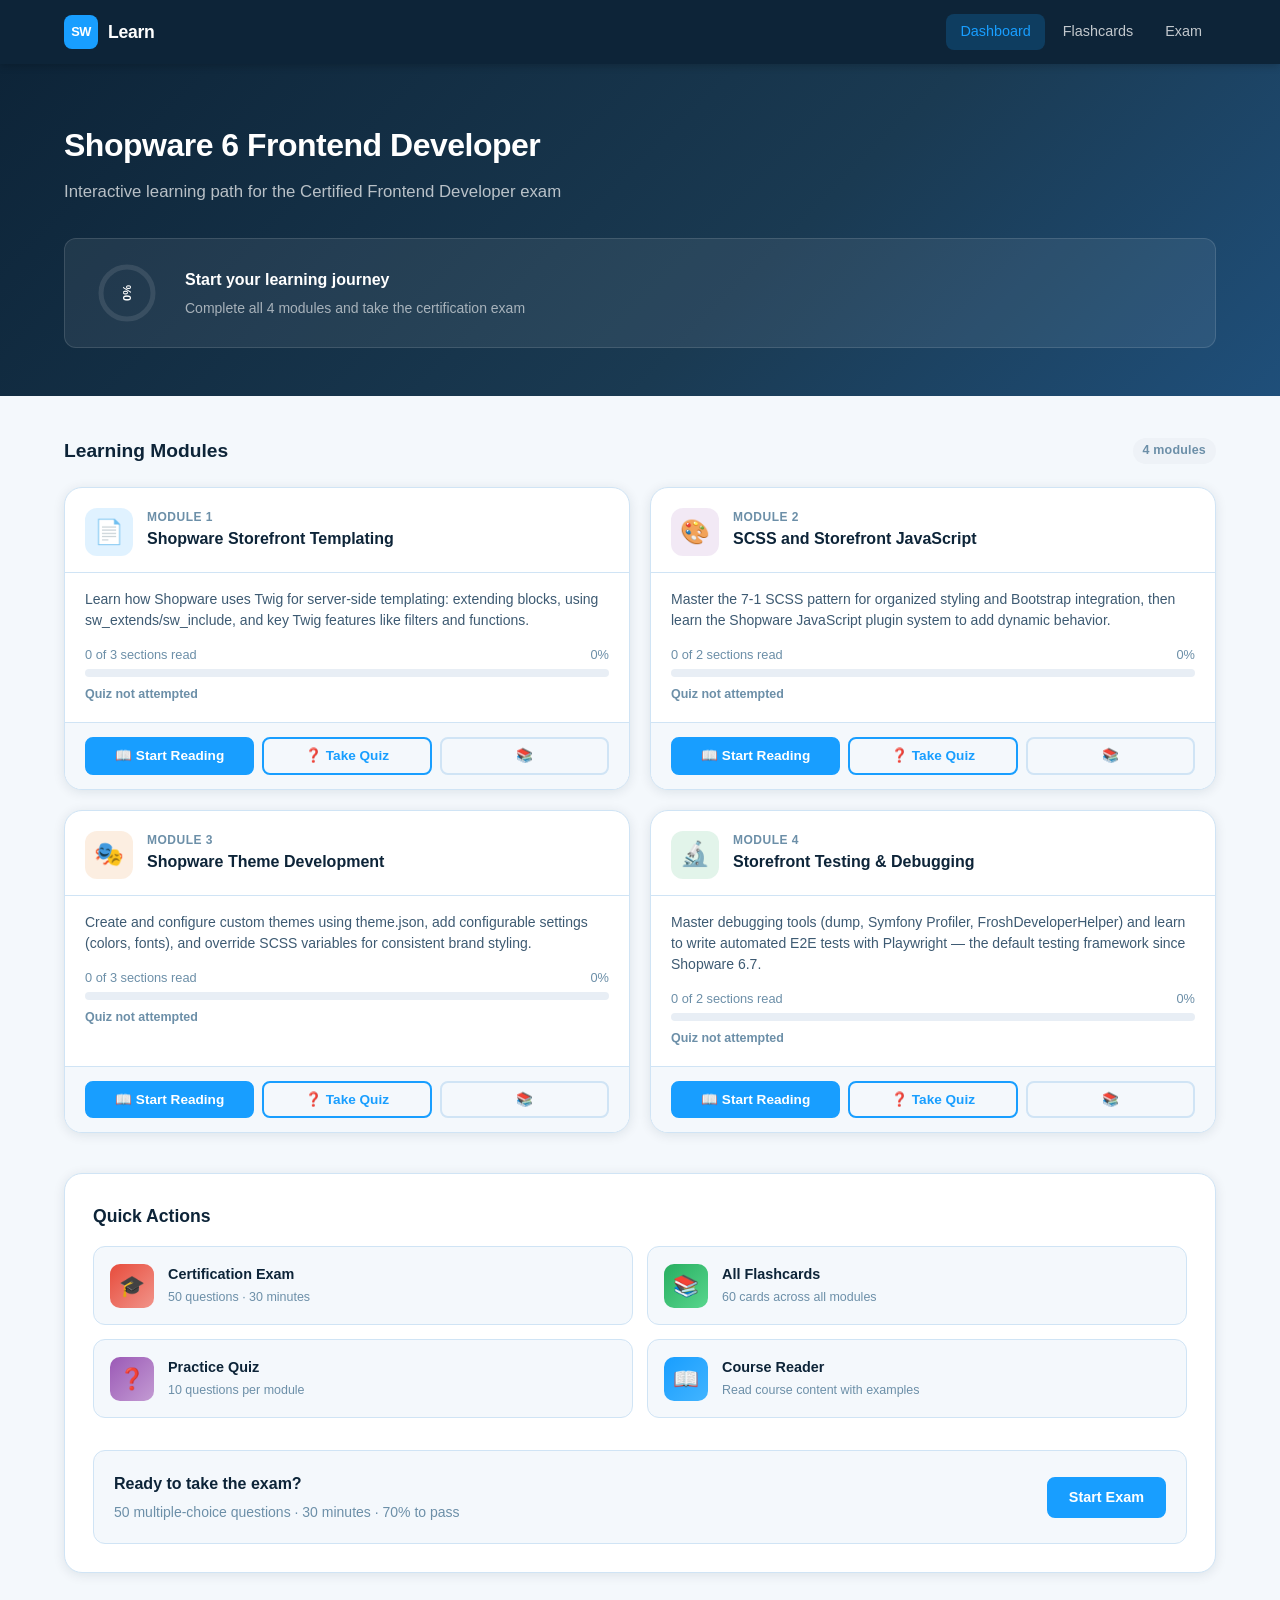
<file: index.html>
<!DOCTYPE html>
<html lang="en">
<head>
  <meta charset="UTF-8" />
  <meta name="viewport" content="width=device-width, initial-scale=1.0" />
  <title>SW Learn — Shopware 6 Frontend Developer</title>
  <link rel="stylesheet" href="css/main.css" />
  <link rel="stylesheet" href="css/dashboard.css" />
</head>
<body>

  <!-- Header -->
  <header class="app-header">
    <div class="container">
      <a href="index.html" class="brand">
        <span class="brand-mark">SW</span> Learn
      </a>
      <button class="nav-toggle" id="navToggle" aria-label="Toggle navigation">
        <span></span><span></span><span></span>
      </button>
      <nav class="main-nav" id="mainNav">
        <a href="index.html" class="active">Dashboard</a>
        <a href="flashcards.html">Flashcards</a>
        <a href="exam.html">Exam</a>
      </nav>
    </div>
  </header>

  <!-- Hero -->
  <section class="dashboard-hero">
    <div class="container">
      <h1>Shopware 6 Frontend Developer</h1>
      <p class="subtitle">Interactive learning path for the Certified Frontend Developer exam</p>

      <div class="overall-progress" id="overallProgress">
        <div class="progress-ring-wrap">
          <svg class="progress-ring" width="68" height="68" viewBox="0 0 68 68">
            <circle class="progress-ring-track" cx="34" cy="34" r="26"/>
            <circle class="progress-ring-fill" id="ringFill" cx="34" cy="34" r="26"/>
            <text class="progress-ring-text" id="ringText" x="34" y="34">0%</text>
          </svg>
        </div>
        <div class="overall-progress-info">
          <h3 id="progressTitle">Start your learning journey</h3>
          <p id="progressSubtitle">Complete all 4 modules and take the certification exam</p>
        </div>
      </div>
    </div>
  </section>

  <!-- Main Content -->
  <main class="dashboard-content">
    <div class="container">

      <!-- Modules -->
      <div class="section-heading">
        <h2>Learning Modules</h2>
        <span class="badge badge-muted" id="modulesBadge">4 modules</span>
      </div>
      <div class="modules-grid" id="modulesGrid">
        <!-- Rendered by dashboard.js -->
      </div>

      <!-- Quick Actions -->
      <div class="quick-actions">
        <h2>Quick Actions</h2>
        <div class="quick-actions-grid">
          <a href="exam.html" class="quick-action-card">
            <div class="qa-icon exam">🎓</div>
            <div class="qa-info">
              <h4>Certification Exam</h4>
              <p>50 questions · 30 minutes</p>
            </div>
          </a>
          <a href="flashcards.html" class="quick-action-card">
            <div class="qa-icon cards">📚</div>
            <div class="qa-info">
              <h4>All Flashcards</h4>
              <p>60 cards across all modules</p>
            </div>
          </a>
          <a href="quiz.html?module=module-1" class="quick-action-card">
            <div class="qa-icon quiz">❓</div>
            <div class="qa-info">
              <h4>Practice Quiz</h4>
              <p>10 questions per module</p>
            </div>
          </a>
          <a href="reader.html?module=module-1" class="quick-action-card">
            <div class="qa-icon">📖</div>
            <div class="qa-info">
              <h4>Course Reader</h4>
              <p>Read course content with examples</p>
            </div>
          </a>
        </div>

        <!-- Exam Status -->
        <div class="exam-status-area" id="examStatusArea">
          <div class="exam-status-info">
            <h3 id="examStatusTitle">Ready to take the exam?</h3>
            <p id="examStatusSub">50 multiple-choice questions · 30 minutes · 70% to pass</p>
          </div>
          <a href="exam.html" class="btn btn-primary" id="examCta">Start Exam</a>
        </div>
      </div>

    </div>
  </main>

  <script src="js/data.js"></script>
  <script src="js/progress.js"></script>
  <script src="js/dashboard.js"></script>
</body>
</html>
</file>
<file: css/main.css>
/* ============================================================
   SHOPWARE LEARN — Global Styles
   ============================================================ */

/* Design Tokens */
:root {
  --sw-blue:        #189eff;
  --sw-blue-dark:   #0f7acc;
  --sw-blue-light:  #e8f5ff;
  --sw-dark:        #0d2438;
  --sw-dark-alt:    #1a3a52;
  --sw-dark-3:      #2d5470;
  --sw-light-bg:    #f4f8fc;
  --sw-border:      #d0e4f5;
  --sw-success:     #28a745;
  --sw-success-bg:  #e8f5ec;
  --sw-danger:      #dc3545;
  --sw-danger-bg:   #fde8ea;
  --sw-warning:     #f0ad00;
  --sw-warning-bg:  #fff8e1;
  --sw-muted:       #6c8fa8;
  --text-primary:   #0d2438;
  --text-secondary: #3d5a72;
  --text-muted:     #6c8fa8;
  --radius:         8px;
  --radius-lg:      12px;
  --radius-xl:      18px;
  --shadow-sm:      0 1px 4px rgba(13,36,56,0.08);
  --shadow:         0 2px 12px rgba(13,36,56,0.10);
  --shadow-lg:      0 4px 24px rgba(13,36,56,0.14);
  --transition:     0.2s ease;
  --header-h:       64px;
}

/* Reset */
*, *::before, *::after { box-sizing: border-box; margin: 0; padding: 0; }
html { font-size: 16px; scroll-behavior: smooth; }
body {
  font-family: -apple-system, BlinkMacSystemFont, 'Segoe UI', Roboto, 'Helvetica Neue', Arial, sans-serif;
  color: var(--text-primary);
  background: var(--sw-light-bg);
  line-height: 1.6;
  min-height: 100vh;
}
img, svg { display: block; max-width: 100%; }
a { color: var(--sw-blue); text-decoration: none; }
a:hover { text-decoration: underline; }
ul, ol { padding-left: 1.5rem; }
p { margin-bottom: 0.75rem; }
p:last-child { margin-bottom: 0; }

/* ============================================================
   Layout
   ============================================================ */
.container {
  width: 100%;
  max-width: 1200px;
  margin: 0 auto;
  padding: 0 24px;
}
.container-sm {
  width: 100%;
  max-width: 800px;
  margin: 0 auto;
  padding: 0 24px;
}

/* ============================================================
   Header / Nav
   ============================================================ */
.app-header {
  background: var(--sw-dark);
  height: var(--header-h);
  position: sticky;
  top: 0;
  z-index: 100;
  box-shadow: 0 2px 8px rgba(0,0,0,0.2);
}
.app-header .container {
  display: flex;
  align-items: center;
  justify-content: space-between;
  height: 100%;
}
.brand {
  display: flex;
  align-items: center;
  gap: 10px;
  color: #fff !important;
  text-decoration: none !important;
  font-weight: 700;
  font-size: 1.1rem;
  letter-spacing: -0.3px;
}
.brand-mark {
  background: var(--sw-blue);
  color: #fff;
  width: 34px;
  height: 34px;
  border-radius: 8px;
  display: flex;
  align-items: center;
  justify-content: center;
  font-size: 0.8rem;
  font-weight: 800;
  letter-spacing: -0.5px;
  flex-shrink: 0;
}
.main-nav {
  display: flex;
  align-items: center;
  gap: 4px;
}
.main-nav a {
  color: rgba(255,255,255,0.75);
  text-decoration: none;
  padding: 6px 14px;
  border-radius: var(--radius);
  font-size: 0.9rem;
  font-weight: 500;
  transition: background var(--transition), color var(--transition);
}
.main-nav a:hover,
.main-nav a.active {
  color: #fff;
  background: rgba(255,255,255,0.1);
}
.main-nav a.active {
  background: rgba(24,158,255,0.2);
  color: var(--sw-blue);
}

/* Hamburger (mobile) */
.nav-toggle {
  display: none;
  background: none;
  border: none;
  cursor: pointer;
  padding: 8px;
  color: #fff;
  flex-direction: column;
  gap: 5px;
}
.nav-toggle span {
  display: block;
  width: 22px;
  height: 2px;
  background: currentColor;
  border-radius: 2px;
  transition: var(--transition);
}

/* ============================================================
   Buttons
   ============================================================ */
.btn {
  display: inline-flex;
  align-items: center;
  justify-content: center;
  gap: 6px;
  padding: 9px 20px;
  border-radius: var(--radius);
  font-size: 0.9rem;
  font-weight: 600;
  cursor: pointer;
  border: 2px solid transparent;
  transition: background var(--transition), color var(--transition),
              border-color var(--transition), box-shadow var(--transition),
              transform var(--transition);
  text-decoration: none !important;
  white-space: nowrap;
  line-height: 1.3;
}
.btn:active { transform: translateY(1px); }
.btn:disabled { opacity: 0.5; cursor: not-allowed; transform: none; }

.btn-primary {
  background: var(--sw-blue);
  color: #fff;
  border-color: var(--sw-blue);
}
.btn-primary:hover:not(:disabled) {
  background: var(--sw-blue-dark);
  border-color: var(--sw-blue-dark);
  box-shadow: 0 4px 12px rgba(24,158,255,0.3);
}
.btn-outline {
  background: transparent;
  color: var(--sw-blue);
  border-color: var(--sw-blue);
}
.btn-outline:hover:not(:disabled) {
  background: var(--sw-blue-light);
}
.btn-ghost {
  background: transparent;
  color: var(--text-secondary);
  border-color: var(--sw-border);
}
.btn-ghost:hover:not(:disabled) {
  background: #fff;
  color: var(--text-primary);
}
.btn-success {
  background: var(--sw-success);
  color: #fff;
  border-color: var(--sw-success);
}
.btn-danger {
  background: var(--sw-danger);
  color: #fff;
  border-color: var(--sw-danger);
}
.btn-sm {
  padding: 5px 12px;
  font-size: 0.82rem;
  border-radius: 6px;
}
.btn-lg {
  padding: 13px 28px;
  font-size: 1rem;
  border-radius: var(--radius-lg);
}
.btn-block { width: 100%; }

/* ============================================================
   Cards
   ============================================================ */
.card {
  background: #fff;
  border-radius: var(--radius-lg);
  box-shadow: var(--shadow);
  border: 1px solid var(--sw-border);
  overflow: hidden;
}
.card-body { padding: 24px; }
.card-header {
  padding: 18px 24px;
  border-bottom: 1px solid var(--sw-border);
  display: flex;
  align-items: center;
  justify-content: space-between;
  gap: 12px;
}
.card-footer {
  padding: 16px 24px;
  border-top: 1px solid var(--sw-border);
  background: var(--sw-light-bg);
  display: flex;
  align-items: center;
  justify-content: space-between;
  gap: 12px;
}

/* ============================================================
   Badges
   ============================================================ */
.badge {
  display: inline-flex;
  align-items: center;
  padding: 3px 10px;
  border-radius: 20px;
  font-size: 0.78rem;
  font-weight: 600;
  letter-spacing: 0.2px;
  white-space: nowrap;
}
.badge-blue   { background: var(--sw-blue-light); color: var(--sw-blue-dark); }
.badge-green  { background: var(--sw-success-bg); color: #1a7a33; }
.badge-red    { background: var(--sw-danger-bg);  color: #a82030; }
.badge-yellow { background: var(--sw-warning-bg); color: #8a6200; }
.badge-muted  { background: #eef2f7; color: var(--sw-muted); }

/* ============================================================
   Progress Bar
   ============================================================ */
.progress-wrap {
  background: #e8eef5;
  border-radius: 20px;
  overflow: hidden;
  height: 8px;
}
.progress-bar {
  height: 100%;
  border-radius: 20px;
  background: linear-gradient(90deg, var(--sw-blue), #42b4ff);
  transition: width 0.5s cubic-bezier(0.4, 0, 0.2, 1);
  min-width: 0;
}
.progress-bar.success { background: linear-gradient(90deg, var(--sw-success), #45c86a); }
.progress-label {
  display: flex;
  justify-content: space-between;
  font-size: 0.8rem;
  color: var(--text-muted);
  margin-bottom: 4px;
}

/* ============================================================
   Alert / Info Boxes
   ============================================================ */
.alert {
  padding: 12px 16px;
  border-radius: var(--radius);
  font-size: 0.9rem;
  border-left: 4px solid;
  margin-bottom: 16px;
}
.alert-info    { background: var(--sw-blue-light); border-color: var(--sw-blue); color: var(--sw-dark-alt); }
.alert-success { background: var(--sw-success-bg); border-color: var(--sw-success); color: #1a5c28; }
.alert-danger  { background: var(--sw-danger-bg);  border-color: var(--sw-danger); color: #7a1520; }
.alert-warning { background: var(--sw-warning-bg); border-color: var(--sw-warning); color: #6b4a00; }

/* ============================================================
   Typography helpers
   ============================================================ */
.text-muted   { color: var(--text-muted); }
.text-blue    { color: var(--sw-blue); }
.text-success { color: var(--sw-success); }
.text-danger  { color: var(--sw-danger); }
.text-sm      { font-size: 0.875rem; }
.text-xs      { font-size: 0.78rem; }
.text-lg      { font-size: 1.1rem; }
.text-xl      { font-size: 1.25rem; }
.text-2xl     { font-size: 1.5rem; }
.font-bold    { font-weight: 700; }
.font-semibold { font-weight: 600; }

/* Page heading area */
.page-hero {
  background: linear-gradient(135deg, var(--sw-dark) 0%, var(--sw-dark-alt) 100%);
  color: #fff;
  padding: 48px 0 40px;
}
.page-hero h1 {
  font-size: 1.8rem;
  font-weight: 800;
  margin-bottom: 8px;
  letter-spacing: -0.5px;
}
.page-hero p {
  color: rgba(255,255,255,0.7);
  font-size: 1rem;
  margin: 0;
}

/* ============================================================
   Utility
   ============================================================ */
.flex { display: flex; }
.flex-col { flex-direction: column; }
.items-center { align-items: center; }
.justify-between { justify-content: space-between; }
.justify-center { justify-content: center; }
.gap-2 { gap: 8px; }
.gap-3 { gap: 12px; }
.gap-4 { gap: 16px; }
.w-full { width: 100%; }
.mt-2 { margin-top: 8px; }
.mt-3 { margin-top: 12px; }
.mt-4 { margin-top: 16px; }
.mt-6 { margin-top: 24px; }
.mb-2 { margin-bottom: 8px; }
.mb-3 { margin-bottom: 12px; }
.mb-4 { margin-bottom: 16px; }
.mb-6 { margin-bottom: 24px; }
.p-4 { padding: 16px; }
.p-6 { padding: 24px; }
.hidden { display: none !important; }

/* ============================================================
   Code Blocks (Prism override/complement)
   ============================================================ */
pre[class*="language-"] {
  border-radius: var(--radius);
  margin: 16px 0;
  font-size: 0.85rem;
  line-height: 1.6;
  overflow-x: auto;
}
code:not([class]) {
  background: #e8f0f9;
  color: var(--sw-dark-alt);
  padding: 2px 7px;
  border-radius: 4px;
  font-size: 0.85em;
  font-family: 'SF Mono', 'Fira Code', 'Fira Mono', Consolas, monospace;
}

/* ============================================================
   Responsive — 768px
   ============================================================ */
@media (max-width: 768px) {
  .main-nav {
    display: none;
    position: absolute;
    top: var(--header-h);
    left: 0; right: 0;
    background: var(--sw-dark);
    flex-direction: column;
    padding: 12px;
    gap: 4px;
    border-top: 1px solid var(--sw-dark-3);
    box-shadow: var(--shadow-lg);
  }
  .main-nav.open { display: flex; }
  .main-nav a { padding: 10px 16px; width: 100%; }
  .nav-toggle { display: flex; }
  .container { padding: 0 16px; }
}

/* ============================================================
   Responsive — 480px
   ============================================================ */
@media (max-width: 480px) {
  .page-hero h1 { font-size: 1.4rem; }
  .btn-lg { padding: 11px 20px; font-size: 0.95rem; }
}
</file>
<file: css/dashboard.css>
/* ============================================================
   DASHBOARD — index.html specific styles
   ============================================================ */

/* Hero */
.dashboard-hero {
  background: linear-gradient(135deg, var(--sw-dark) 0%, var(--sw-dark-alt) 60%, #1f4f7a 100%);
  color: #fff;
  padding: 56px 0 48px;
}
.dashboard-hero h1 {
  font-size: 2rem;
  font-weight: 800;
  margin-bottom: 8px;
  letter-spacing: -0.5px;
}
.dashboard-hero .subtitle {
  color: rgba(255,255,255,0.7);
  font-size: 1.05rem;
  margin-bottom: 32px;
}
.hero-stats {
  display: flex;
  gap: 32px;
  flex-wrap: wrap;
}
.hero-stat {
  text-align: center;
}
.hero-stat .stat-value {
  font-size: 2rem;
  font-weight: 800;
  color: var(--sw-blue);
  line-height: 1;
}
.hero-stat .stat-label {
  font-size: 0.8rem;
  color: rgba(255,255,255,0.6);
  margin-top: 4px;
  text-transform: uppercase;
  letter-spacing: 0.5px;
}

/* Overall progress ring */
.overall-progress {
  display: flex;
  align-items: center;
  gap: 24px;
  background: rgba(255,255,255,0.07);
  border: 1px solid rgba(255,255,255,0.12);
  border-radius: var(--radius-lg);
  padding: 20px 28px;
  margin-top: 28px;
}
.progress-ring-wrap {
  flex-shrink: 0;
}
.progress-ring {
  transform: rotate(-90deg);
}
.progress-ring-track {
  fill: none;
  stroke: rgba(255,255,255,0.1);
  stroke-width: 5;
}
.progress-ring-fill {
  fill: none;
  stroke: var(--sw-blue);
  stroke-width: 5;
  stroke-linecap: round;
  stroke-dasharray: 163; /* 2π × r(26) ≈ 163 */
  stroke-dashoffset: 163; /* starts at 0% */
  transition: stroke-dashoffset 1s cubic-bezier(0.4, 0, 0.2, 1);
}
.progress-ring-text {
  fill: #fff;
  font-size: 11px;
  font-weight: 700;
  text-anchor: middle;
  dominant-baseline: central;
}
.overall-progress-info h3 {
  font-size: 1rem;
  font-weight: 700;
  color: #fff;
  margin-bottom: 4px;
}
.overall-progress-info p {
  font-size: 0.875rem;
  color: rgba(255,255,255,0.6);
  margin: 0;
}

/* Main content area */
.dashboard-content {
  padding: 40px 0 60px;
}
.section-heading {
  display: flex;
  align-items: center;
  justify-content: space-between;
  margin-bottom: 20px;
}
.section-heading h2 {
  font-size: 1.2rem;
  font-weight: 700;
  color: var(--text-primary);
}

/* Module grid */
.modules-grid {
  display: grid;
  grid-template-columns: repeat(2, 1fr);
  gap: 20px;
  margin-bottom: 40px;
}

/* Module Card */
.module-card {
  background: #fff;
  border-radius: var(--radius-xl);
  border: 1px solid var(--sw-border);
  box-shadow: var(--shadow);
  overflow: hidden;
  transition: box-shadow var(--transition), transform var(--transition);
  display: flex;
  flex-direction: column;
}
.module-card:hover {
  box-shadow: var(--shadow-lg);
  transform: translateY(-2px);
}
.module-card-header {
  padding: 20px 20px 16px;
  display: flex;
  align-items: flex-start;
  gap: 14px;
  border-bottom: 1px solid var(--sw-border);
}
.module-icon {
  width: 48px;
  height: 48px;
  border-radius: 12px;
  display: flex;
  align-items: center;
  justify-content: center;
  font-size: 1.5rem;
  flex-shrink: 0;
}
.module-card-meta { flex: 1; min-width: 0; }
.module-number {
  font-size: 0.75rem;
  font-weight: 600;
  text-transform: uppercase;
  letter-spacing: 0.5px;
  color: var(--text-muted);
  margin-bottom: 2px;
}
.module-card-meta h3 {
  font-size: 1rem;
  font-weight: 700;
  color: var(--text-primary);
  line-height: 1.3;
}
.module-card-body {
  padding: 16px 20px;
  flex: 1;
}
.module-description {
  font-size: 0.875rem;
  color: var(--text-secondary);
  line-height: 1.5;
  margin-bottom: 14px;
}
.module-progress-area {}
.module-quiz-badge {
  display: inline-flex;
  align-items: center;
  gap: 4px;
  font-size: 0.78rem;
  font-weight: 600;
  margin-top: 8px;
}
.module-card-footer {
  padding: 14px 20px;
  border-top: 1px solid var(--sw-border);
  background: var(--sw-light-bg);
  display: flex;
  gap: 8px;
}
.module-card-footer .btn {
  flex: 1;
  font-size: 0.85rem;
  padding: 8px 12px;
}

/* Quick Actions */
.quick-actions {
  background: #fff;
  border-radius: var(--radius-xl);
  border: 1px solid var(--sw-border);
  box-shadow: var(--shadow);
  padding: 28px;
}
.quick-actions h2 {
  font-size: 1.1rem;
  font-weight: 700;
  margin-bottom: 16px;
  color: var(--text-primary);
}
.quick-actions-grid {
  display: grid;
  grid-template-columns: repeat(2, 1fr);
  gap: 14px;
}
.quick-action-card {
  display: flex;
  align-items: center;
  gap: 14px;
  padding: 16px;
  border-radius: var(--radius-lg);
  border: 1px solid var(--sw-border);
  background: var(--sw-light-bg);
  text-decoration: none !important;
  color: var(--text-primary);
  transition: background var(--transition), border-color var(--transition), box-shadow var(--transition);
}
.quick-action-card:hover {
  background: var(--sw-blue-light);
  border-color: var(--sw-blue);
  box-shadow: var(--shadow-sm);
}
.qa-icon {
  width: 44px;
  height: 44px;
  border-radius: 10px;
  background: linear-gradient(135deg, var(--sw-blue), #42b4ff);
  display: flex;
  align-items: center;
  justify-content: center;
  font-size: 1.3rem;
  flex-shrink: 0;
}
.qa-icon.exam  { background: linear-gradient(135deg, #e74c3c, #f1948a); }
.qa-icon.cards { background: linear-gradient(135deg, #27ae60, #58d68d); }
.qa-icon.quiz  { background: linear-gradient(135deg, #9b59b6, #c39bd3); }
.qa-info h4 {
  font-size: 0.9rem;
  font-weight: 700;
  margin-bottom: 2px;
}
.qa-info p {
  font-size: 0.78rem;
  color: var(--text-muted);
  margin: 0;
}

/* Exam status section */
.exam-status-area {
  margin-top: 32px;
  padding: 20px;
  background: var(--sw-light-bg);
  border-radius: var(--radius-lg);
  border: 1px solid var(--sw-border);
  display: flex;
  align-items: center;
  justify-content: space-between;
  gap: 16px;
}
.exam-status-info h3 { font-size: 1rem; font-weight: 700; margin-bottom: 4px; }
.exam-status-info p  { font-size: 0.875rem; color: var(--text-muted); margin: 0; }

/* ============================================================
   Responsive
   ============================================================ */
@media (max-width: 768px) {
  .modules-grid { grid-template-columns: 1fr; }
  .quick-actions-grid { grid-template-columns: 1fr; }
  .hero-stats { gap: 20px; }
  .dashboard-hero h1 { font-size: 1.5rem; }
  .overall-progress { flex-direction: column; text-align: center; }
  .exam-status-area { flex-direction: column; text-align: center; }
}
@media (max-width: 480px) {
  .module-card-footer { flex-direction: column; }
}
</file>
